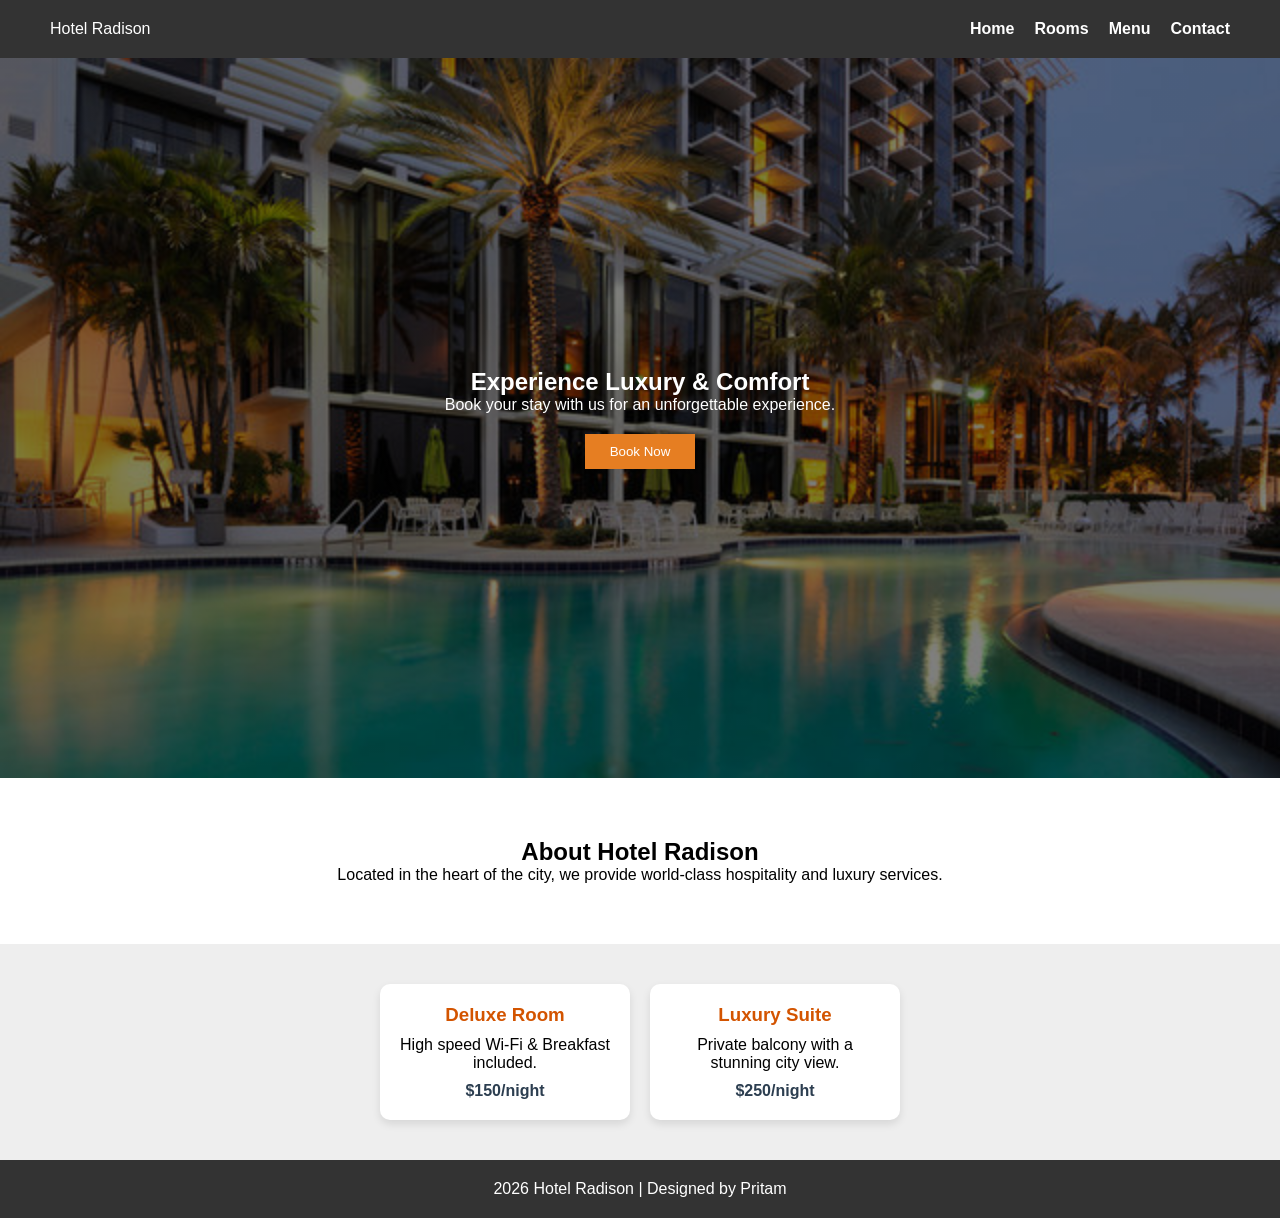
<file: index.html>
<!DOCTYPE html>
<html lang="en">

<head>
    <meta charset="UTF-8">
    <meta name="viewport" content="width=device-width, initial-scale=1.0">
    <title>Hotel Radison | Welcome</title>
    <link rel="stylesheet" href="style.css">
</head>

<body>
    <header>
        <nav>
            <div class="logo">Hotel Radison</div>
            <ul>
                <li><a href="home.html">Home</a></li>
                <li><a href="room.html">Rooms</a></li>
                <li><a href="menu.html">Menu</a></li>
                <li><a href="#">Contact</a></li>
            </ul>
        </nav>
    </header>

    <section class="hero">
        <h1>Experience Luxury & Comfort</h1>
        <p>Book your stay with us for an unforgettable experience.</p>
        <button class="btn">Book Now</button>
    </section>

    <section id="about" class="about-section">
        <h2>About Hotel Radison</h2>
        <p>Located in the heart of the city, we provide world-class hospitality and luxury services.</p>
    </section>

    <section id="rooms" class="room-container">
        <div class="room-card">
            <h3>Deluxe Room</h3>
            <p>High speed Wi-Fi & Breakfast included.</p>
            <span>$150/night</span>
        </div>
        <div class="room-card">
            <h3>Luxury Suite</h3>
            <p>Private balcony with a stunning city view.</p>
            <span>$250/night</span>
        </div>
    </section>
    <footer>
        <p> 2026 Hotel Radison | Designed by Pritam </p>
    </footer>
</body>

</html>
</file>
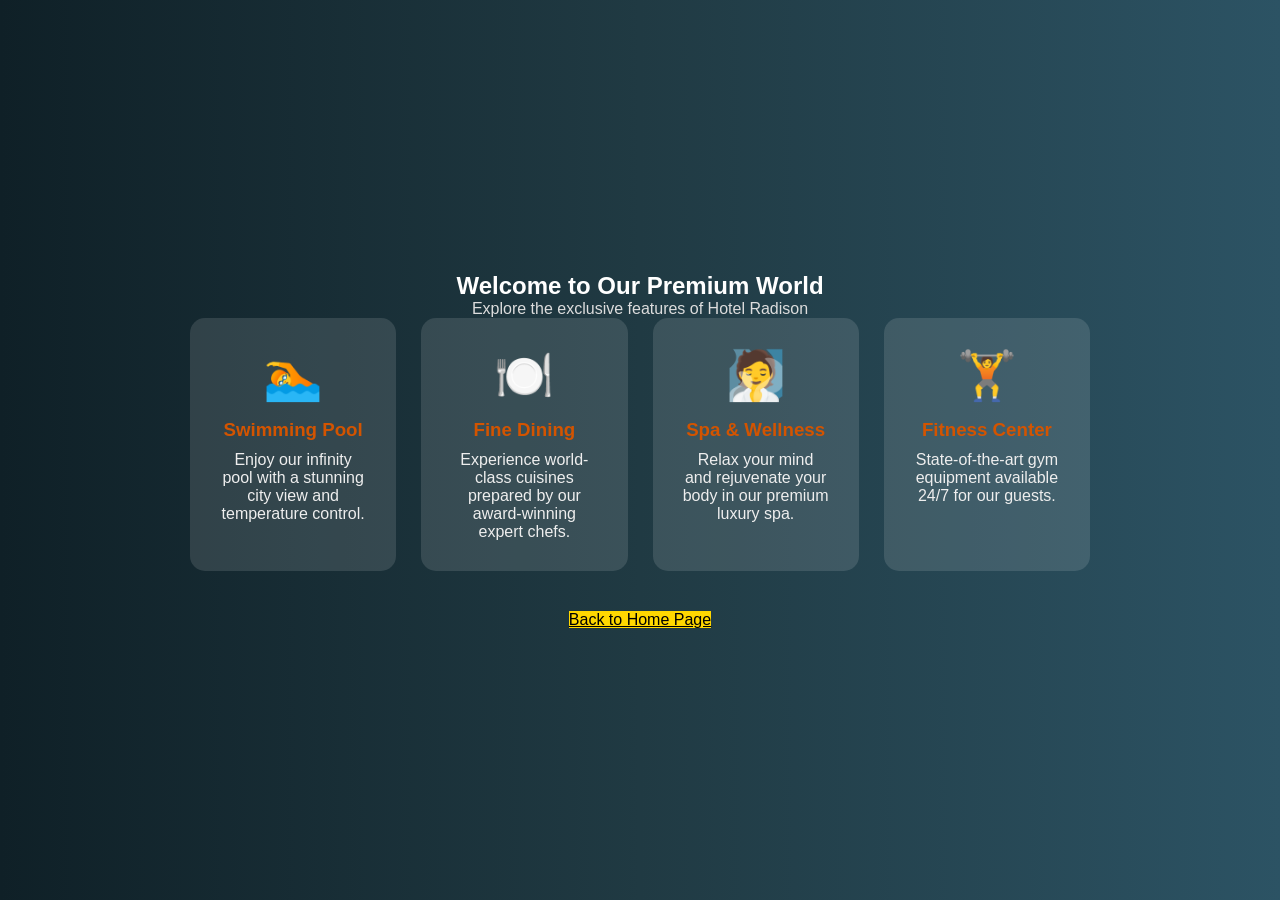
<file: home.html>
<!DOCTYPE html>
<html lang="en">

<head>
    <meta charset="UTF-8">
    <meta name="viewport" content="width=device-width, initial-scale=1.0">
    <title>Hotel Radison | Premium Services</title>
    <link rel="stylesheet" href="home.css">
</head>

<body>
    <div class="main-wrapper">
        <section class="home-detail">
            <h1>Welcome to Our Premium World</h1>
            <p class="subtitle">Explore the exclusive features of Hotel Radison</p>

            <div class="feature-grid">
                <div class="feature-item">
                    <div class="icon">🏊</div>
                    <h3>Swimming Pool</h3>
                    <p>Enjoy our infinity pool with a stunning city view and temperature control.</p>
                </div>

                <div class="feature-item">
                    <div class="icon">🍽️</div>
                    <h3>Fine Dining</h3>
                    <p>Experience world-class cuisines prepared by our award-winning expert chefs.</p>
                </div>

                <div class="feature-item">
                    <div class="icon">🧖</div>
                    <h3>Spa & Wellness</h3>
                    <p>Relax your mind and rejuvenate your body in our premium luxury spa.</p>
                </div>

                <div class="feature-item">
                    <div class="icon">🏋️</div>
                    <h3>Fitness Center</h3>
                    <p>State-of-the-art gym equipment available 24/7 for our guests.</p>
                </div>
            </div>

            <a href="index.html" class="back-btn">Back to Home Page</a>
        </section>
    </div>
</body>

</html>
</file>
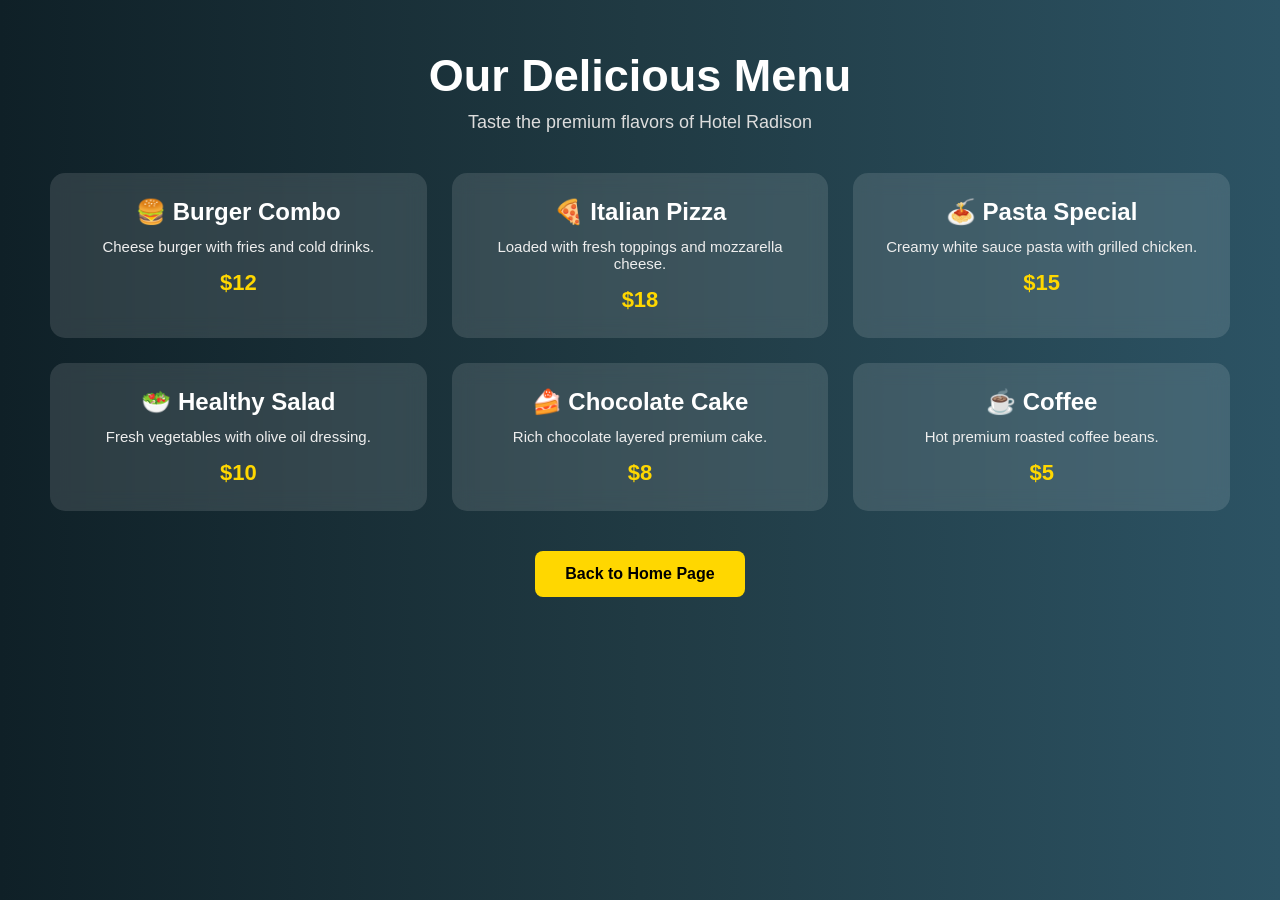
<file: menu.html>
<!DOCTYPE html>
<html lang="en">

<head>
    <meta charset="UTF-8">
    <meta name="viewport" content="width=device-width, initial-scale=1.0">
    <title>Hotel Radison | Menu</title>
    <link rel="stylesheet" href="menu.css">
</head>

<body>
    <div class="menu-wrapper">
        <section class="menu-section">
            <h1>Our Delicious Menu</h1>
            <p class="subtitle">Taste the premium flavors of Hotel Radison</p>

            <div class="menu-grid">

                <div class="menu-item">
                    <h3>🍔 Burger Combo</h3>
                    <p>Cheese burger with fries and cold drinks.</p>
                    <span>$12</span>
                </div>

                <div class="menu-item">
                    <h3>🍕 Italian Pizza</h3>
                    <p>Loaded with fresh toppings and mozzarella cheese.</p>
                    <span>$18</span>
                </div>

                <div class="menu-item">
                    <h3>🍝 Pasta Special</h3>
                    <p>Creamy white sauce pasta with grilled chicken.</p>
                    <span>$15</span>
                </div>

                <div class="menu-item">
                    <h3>🥗 Healthy Salad</h3>
                    <p>Fresh vegetables with olive oil dressing.</p>
                    <span>$10</span>
                </div>

                <div class="menu-item">
                    <h3>🍰 Chocolate Cake</h3>
                    <p>Rich chocolate layered premium cake.</p>
                    <span>$8</span>
                </div>

                <div class="menu-item">
                    <h3>☕ Coffee</h3>
                    <p>Hot premium roasted coffee beans.</p>
                    <span>$5</span>
                </div>

            </div>

            <a href="index.html" class="back-btn">Back to Home Page</a>
        </section>
    </div>
</body>

</html>
</file>
<file: style.css>
* {
    margin: 0;
    padding: 0;
    box-sizing: border-box;
    font-family: 'Segoe UI', sans-serif;
}

body {
    background-color: #f4f4f4;
}

nav {
    display: flex;
    justify-content: space-between;
    padding: 20px 50px;
    background: #333;
    color: white;
}

nav ul {
    display: flex;
    list-style: none;
}

nav ul li {
    margin-left: 20px;
}

nav ul li a {
    color: white;
    text-decoration: none;
    font-weight: bold;
}

.hero {
    height: 80vh;
    background: linear-gradient(rgba(0, 0, 0, 0.5), rgba(0, 0, 0, 0.5)), url('images/roy.jpg');
    background-size: cover;
    display: flex;
    flex-direction: column;
    justify-content: center;
    align-items: center;
    color: white;
    text-align: center;
}

.btn {
    padding: 10px 25px;
    background: #e67e22;
    color: white;
    border: none;
    cursor: pointer;
    margin-top: 20px;
}

footer {
    text-align: center;
    padding: 20px;
    background: #333;
    color: white;
}

/* New Sections Design */
.about-section {
    padding: 60px 20px;
    text-align: center;
    background-color: #fff;
}

.room-container {
    display: flex;
    justify-content: center;
    gap: 20px;
    padding: 40px;
    background-color: #eee;
}

.room-card {
    background: white;
    padding: 20px;
    border-radius: 10px;
    box-shadow: 0 4px 8px rgba(0, 0, 0, 0.1);
    width: 250px;
    text-align: center;
}

.room-card h3 {
    color: #d35400;
    margin-bottom: 10px;
}

.room-card span {
    font-weight: bold;
    color: #2c3e50;
    display: block;
    margin-top: 10px;
}
</file>
<file: home.css>
/* Home Detail Page Styling */
* {
    margin: 0;
    padding: 0;
    box-sizing: border-box;
    font-family: 'Segoe UI', Tahoma, Geneva, Verdana, sans-serif;
}

body {
    background: linear-gradient(to right, #0f2027, #203a43, #2c5364);
    color: white;
}

.main-wrapper {
    display: flex;
    justify-content: center;
    align-items: center;
    min-height: 100vh;
    padding: 40px 20px;
}

.home-detail {
    max-width: 1000px;
    width: 100%;
    text-align: center;
    background: transparent;
    padding: 50px;
    border-radius: 20px;
}

h1 {
    color: white;
}

.subtitle {
    color: #ddd;
}

.feature-grid {
    display: grid;
    grid-template-columns: repeat(auto-fit, minmax(200px, 1fr));
    gap: 25px;
    margin-bottom: 40px;
}

.feature-item {
    background: rgba(255, 255, 255, 0.12);
    padding: 30px;
    border-radius: 15px;
    border: none;
    color: white;
    transition: 0.3s;
}

.feature-item:hover {
    transform: translateY(-10px);
    box-shadow: 0 15px 30px rgba(0, 0, 0, 0.1);
    border-color: #d35400;
}

.icon {
    font-size: 3rem;
    margin-bottom: 15px;
}

.feature-item h3 {
    color: #d35400;
    margin-bottom: 10px;
}

.feature-item p {
    color: #eee;
}

.back-btn {
    background: gold;
    color: black;
}

.back-btn:hover {
    background-color: #d35400;
}
</file>
<file: menu.css>
* {
    margin: 0;
    padding: 0;
    box-sizing: border-box;
}

body {
    font-family: Arial, sans-serif;
    background: linear-gradient(to right, #0f2027, #203a43, #2c5364);
}

.menu-wrapper {
    width: 100%;
    min-height: 100vh;
    padding: 50px;
}

.menu-section {
    max-width: 1200px;
    margin: auto;
    text-align: center;
    color: white;
}

.menu-section h1 {
    font-size: 45px;
    margin-bottom: 10px;
}

.subtitle {
    font-size: 18px;
    margin-bottom: 40px;
    color: #ddd;
}

.menu-grid {
    display: grid;
    grid-template-columns: repeat(auto-fit, minmax(280px, 1fr));
    gap: 25px;
}

.menu-item {
    background: rgba(255, 255, 255, 0.12);
    padding: 25px;
    border-radius: 15px;
    transition: 0.4s;
    backdrop-filter: blur(10px);
}

.menu-item:hover {
    transform: translateY(-8px);
    background: rgba(255, 255, 255, 0.2);
}

.menu-item h3 {
    font-size: 24px;
    margin-bottom: 12px;
}

.menu-item p {
    font-size: 15px;
    margin-bottom: 15px;
    color: #eee;
}

.menu-item span {
    font-size: 22px;
    font-weight: bold;
    color: gold;
}

.back-btn {
    display: inline-block;
    margin-top: 40px;
    padding: 14px 30px;
    background: gold;
    color: black;
    text-decoration: none;
    border-radius: 8px;
    font-weight: bold;
    transition: 0.3s;
}

.back-btn:hover {
    background: white;
}
</file>
